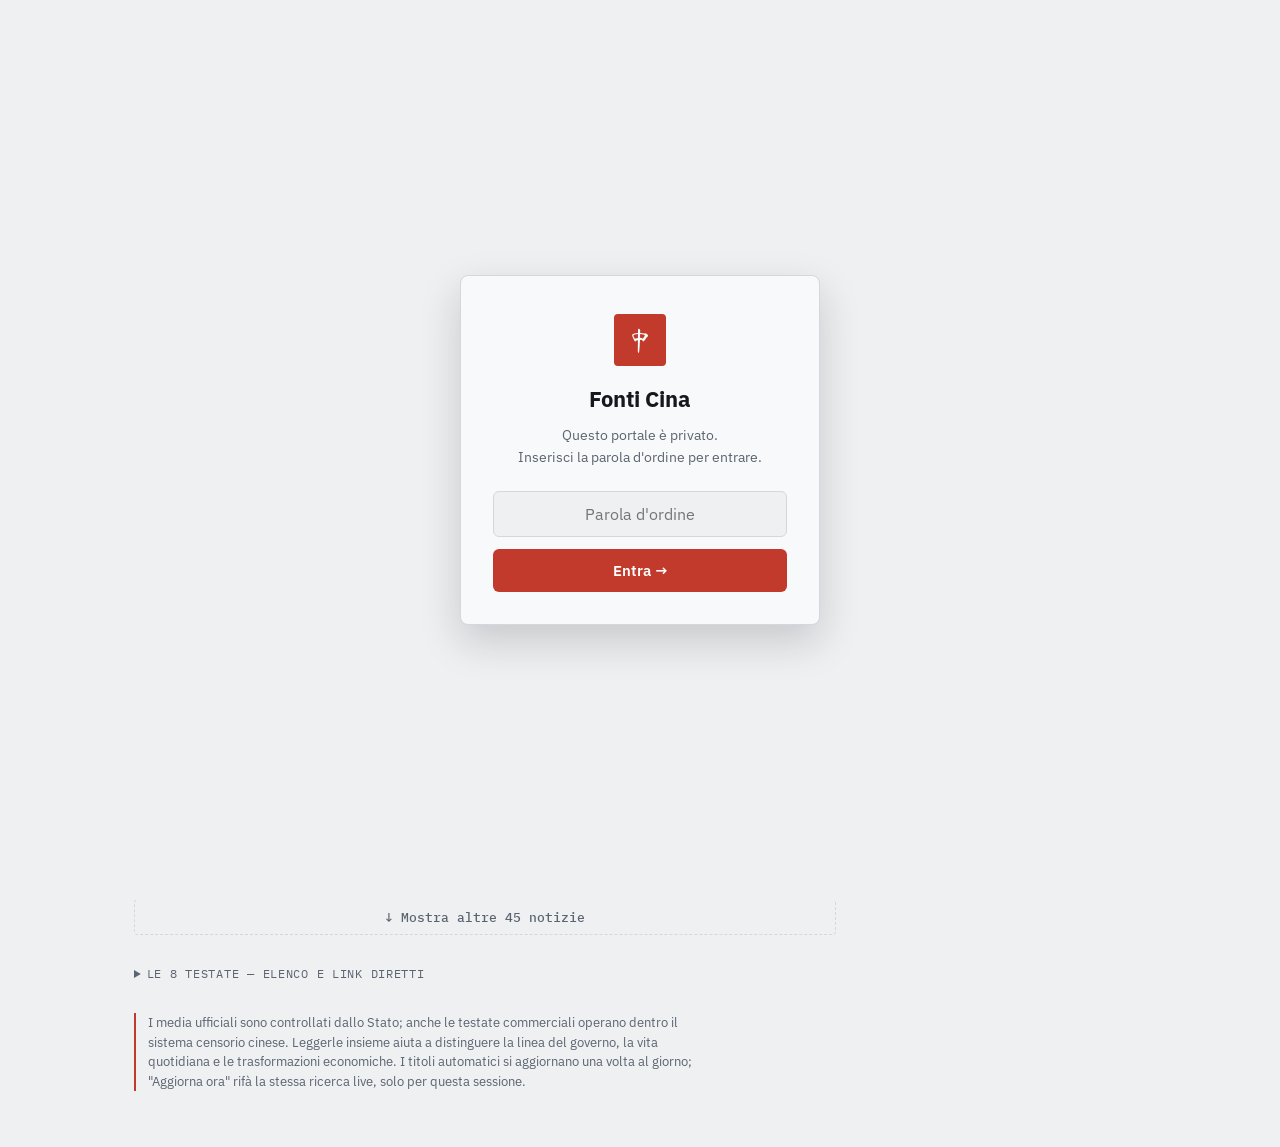
<file: fonticina.html>
<!DOCTYPE html>
<html lang="it">
<head>
<meta charset="UTF-8">
<meta name="viewport" content="width=device-width, initial-scale=1.0">
<title>Fonti Cina — testate cinesi e notizie</title>
<meta name="description" content="Portale di notizie: le principali testate cinesi, ufficiali e commerciali, con titoli aggiornati ogni giorno, una sezione di stampa internazionale sulla Cina e un podcast quotidiano.">

<link rel="preconnect" href="https://fonts.googleapis.com">
<link rel="preconnect" href="https://fonts.gstatic.com" crossorigin>
<link href="https://fonts.googleapis.com/css2?family=Ma+Shan+Zheng&family=Noto+Serif+SC:wght@600;700;900&family=IBM+Plex+Mono:wght@400;500&family=IBM+Plex+Sans:wght@400;500;600;700&display=swap" rel="stylesheet">
<link rel="stylesheet" href="css/news.css">

<link rel="icon" href="data:image/svg+xml,%3Csvg xmlns='http://www.w3.org/2000/svg' viewBox='0 0 64 64'%3E%3Crect width='64' height='64' rx='10' fill='%23c23a2b'/%3E%3Ctext x='32' y='45' font-size='34' text-anchor='middle' fill='%23fff' font-family='serif'%3E新%3C/text%3E%3C/svg%3E">
</head>
<body>

<div class="gate-overlay" id="gate">
  <div class="gate-card">
    <div class="seal-badge brush">中</div>
    <h1>Fonti Cina</h1>
    <p>Questo portale è privato.<br>Inserisci la parola d'ordine per entrare.</p>
    <form id="gate-form" autocomplete="off">
      <input type="password" id="gate-pw" placeholder="Parola d'ordine" autocomplete="off">
      <button type="submit" class="primary">Entra →</button>
    </form>
    <p class="gate-error" id="gate-error">Parola d'ordine errata — riprova.</p>
  </div>
</div>
<script>
  try{ if(localStorage.getItem('cn-guide:unlocked')==='true'){ document.getElementById('gate').style.display='none'; } }catch(e){}
</script>

<div class="fc-shell">

  <header class="fc-header">
    <a class="fc-back" href="index.html">← Taccuino di viaggio</a>
    <div class="fc-brand">
      <span class="seal" aria-hidden="true">新闻</span>
      <div class="fc-brand-text">
        <h1>Fonti Cina</h1>
        <p class="sub">Testate cinesi da seguire, in cinese e in inglese — e come si parla di Cina altrove.</p>
      </div>
    </div>
    <button class="theme-toggle" id="fc-theme" type="button">Tema: <span id="fc-theme-label">auto</span></button>
  </header>

  <div class="wrap">

    <div class="updated-row">
      <p class="updated" id="fc-updated">Caricamento feed…</p>
      <button class="refresh-btn" id="fc-refresh" type="button">↻ Aggiorna ora dal browser</button>
    </div>

    <section aria-labelledby="fc-h-podcast">
      <h2 id="fc-h-podcast">Podcast del giorno</h2>
      <div id="fc-podcast"><p class="no-feed">Caricamento…</p></div>
    </section>

    <section aria-labelledby="fc-h-feed" class="fc-feed-layout">
      <div class="fc-feed-main">
        <h2 id="fc-h-feed">Notizie</h2>
        <div class="filters">
          <div class="group" role="group" aria-label="Ambito">
            <span>Ambito</span>
            <button class="chip" data-f="scope" data-v="all">Tutte</button>
            <button class="chip" data-f="scope" data-v="cn">Testate cinesi</button>
            <button class="chip" data-f="scope" data-v="intl">Internazionali</button>
          </div>
          <div class="group" role="group" aria-label="Tipo">
            <span>Tipo</span>
            <button class="chip" data-f="type" data-v="all">Tutte</button>
            <button class="chip" data-f="type" data-v="off">Ufficiali</button>
            <button class="chip" data-f="type" data-v="com">Commerciali</button>
          </div>
          <div class="group" role="group" aria-label="Lingua">
            <span>Lingua</span>
            <button class="chip" data-f="lang" data-v="all">Tutte</button>
            <button class="chip" data-f="lang" data-v="zh">中文</button>
            <button class="chip" data-f="lang" data-v="en">EN</button>
          </div>
          <div class="count" id="fc-count"></div>
        </div>
        <ul class="fc-feed" id="fc-feed"></ul>
        <button class="fc-more-btn" id="fc-feed-more" type="button" hidden></button>
      </div>

      <aside class="fc-report" aria-labelledby="fc-h-report">
        <h2 id="fc-h-report">Report del giorno</h2>
        <div id="fc-report-body"><p class="no-feed">Caricamento…</p></div>
      </aside>
    </section>

    <details class="fc-directory-wrap">
      <summary>Le 8 testate — elenco e link diretti</summary>
      <p class="sub2">Gli stessi filtri di "Ambito/Tipo/Lingua" qui sopra si applicano anche a questo elenco.</p>
      <div class="fc-directory" id="fc-directory"></div>
    </details>

    <p class="note">I media ufficiali sono controllati dallo Stato; anche le testate commerciali operano dentro il sistema censorio cinese. Leggerle insieme aiuta a distinguere la linea del governo, la vita quotidiana e le trasformazioni economiche. I titoli automatici si aggiornano una volta al giorno; "Aggiorna ora" rifà la stessa ricerca live, solo per questa sessione.</p>

  </div>
</div>

<script type="module" src="js/gate.js"></script>
<script type="module" src="js/render-news.js"></script>
</body>
</html>
</file>
<file: css/news.css>
/* =====================================================================
   FONTI CINA — pagina autonoma (fonticina.html), separata dal taccuino
   di viaggio: stile proprio, data-first, feed di testate con badge
   colorati invece di blocchi di testo densi. Niente dipendenza da
   css/style.css: questo file governa l'intera pagina (body compreso).
   ===================================================================== */

:root{
  --fc-bg:#eef0f2; --fc-surface:#f8f9fa; --fc-fg:#15191e; --fc-muted:#5b6470; --fc-line:#d3d8de;
  --fc-seal:#c23a2b; --fc-seal-ink:#fff; --fc-com:#2a6f6a; --fc-com-ink:#fff; --fc-intl:#3b4f6b; --fc-intl-ink:#fff;
  --fc-hz:"Noto Serif SC","Songti SC",serif;
  --fc-brush:"Ma Shan Zheng","Noto Serif SC",serif;
  --fc-body:"IBM Plex Sans",system-ui,sans-serif;
  --fc-mono:"IBM Plex Mono",ui-monospace,monospace;
  --fc-shadow:rgba(20,24,28,.18);
}
@media (prefers-color-scheme:dark){ :root:not([data-theme="light"]){
  --fc-bg:#121518; --fc-surface:#1a1e22; --fc-fg:#e7eaee; --fc-muted:#939ca7; --fc-line:#2c3238;
  --fc-seal:#e0574a; --fc-seal-ink:#121518; --fc-com:#4fa89f; --fc-com-ink:#0c1514; --fc-intl:#8d9fc4; --fc-intl-ink:#10131c;
}}
body[data-theme="dark"]{
  --fc-bg:#121518; --fc-surface:#1a1e22; --fc-fg:#e7eaee; --fc-muted:#939ca7; --fc-line:#2c3238;
  --fc-seal:#e0574a; --fc-seal-ink:#121518; --fc-com:#4fa89f; --fc-com-ink:#0c1514; --fc-intl:#8d9fc4; --fc-intl-ink:#10131c;
}

*{box-sizing:border-box;}
html,body{margin:0;padding:0;}
body{
  background:var(--fc-bg); color:var(--fc-fg); font-family:var(--fc-body); font-size:15px; line-height:1.5;
  min-height:100vh; -webkit-font-smoothing:antialiased;
}
a{color:inherit;}
.brush{font-family:var(--fc-brush);}

/* ---------- GATE (riusa la stessa parola d'ordine del taccuino) ---------- */
.gate-overlay{position:fixed;inset:0;z-index:999;display:flex;align-items:center;justify-content:center;background:var(--fc-bg);padding:20px;}
.gate-overlay.unlocking{opacity:0;transition:opacity .38s ease;}
.gate-card{position:relative;max-width:360px;width:100%;text-align:center;background:var(--fc-surface);border:1.5px solid var(--fc-line);border-radius:8px;padding:38px 32px 32px;box-shadow:0 16px 40px var(--fc-shadow);}
.gate-card .seal-badge{margin:0 auto 16px;width:52px;height:52px;font-size:26px;display:flex;align-items:center;justify-content:center;background:var(--fc-seal);color:var(--fc-seal-ink);border-radius:4px;}
.gate-card h1{font-size:22px;margin:0 0 10px;color:var(--fc-fg);font-family:var(--fc-body);}
.gate-card p{font-size:14px;color:var(--fc-muted);line-height:1.55;margin:0 0 22px;}
.gate-card form{display:flex;flex-direction:column;gap:12px;}
.gate-card input{font-family:var(--fc-body);font-size:16px;padding:12px 14px;border:1.5px solid var(--fc-line);border-radius:6px;background:var(--fc-bg);color:var(--fc-fg);text-align:center;}
.gate-card input:focus{outline:none;border-color:var(--fc-seal);}
.gate-card button{width:100%;font:600 15px var(--fc-body);padding:12px;border:none;border-radius:6px;background:var(--fc-seal);color:var(--fc-seal-ink);cursor:pointer;}
.gate-error{display:none;color:var(--fc-seal);font-size:13px;margin:14px 0 0;}
.gate-error.show{display:block;}
.gate-card.shake{animation:gate-shake .4s ease;}
@keyframes gate-shake{0%,100%{transform:translateX(0);}20%{transform:translateX(-8px);}40%{transform:translateX(8px);}60%{transform:translateX(-6px);}80%{transform:translateX(6px);}}

/* ---------- HEADER ---------- */
.fc-header{display:flex;align-items:flex-start;gap:18px;flex-wrap:wrap;max-width:1060px;margin:0 auto;padding:22px 24px 0;}
.fc-back{font-family:var(--fc-mono);font-size:12.5px;color:var(--fc-muted);text-decoration:none;border:1px solid var(--fc-line);border-radius:3px;padding:7px 12px;white-space:nowrap;}
.fc-back:hover{color:var(--fc-fg);border-color:var(--fc-fg);}
.fc-brand{display:flex;align-items:center;gap:14px;flex:1;min-width:0;}
.fc-header .seal{font-family:var(--fc-hz);font-weight:900;font-size:19px;line-height:1;background:var(--fc-seal);color:var(--fc-seal-ink);
  width:50px;height:50px;display:grid;place-items:center;border-radius:4px;flex:none;writing-mode:vertical-rl;letter-spacing:-2px;}
.fc-brand-text h1{font-size:24px;font-weight:600;margin:0;letter-spacing:-.01em;}
.fc-brand-text .sub{color:var(--fc-muted);margin:2px 0 0;font-size:13.5px;}
.theme-toggle{all:unset;cursor:pointer;font:500 12px var(--fc-mono);color:var(--fc-muted);
  border:1px solid var(--fc-line);border-radius:3px;padding:7px 10px;text-transform:uppercase;letter-spacing:.04em;white-space:nowrap;}
.theme-toggle:hover{color:var(--fc-fg);border-color:var(--fc-fg);}

/* ---------- WRAP / SECTIONS ---------- */
.wrap{max-width:1060px;margin:0 auto;padding:18px 24px 56px;display:flex;flex-direction:column;gap:26px;}
.updated{font-family:var(--fc-mono);font-size:12px;color:var(--fc-muted);margin:0;}
.updated-row{display:flex;flex-wrap:wrap;align-items:center;gap:14px;}
.refresh-btn{all:unset;cursor:pointer;font:500 12px var(--fc-mono);color:var(--fc-fg);
  border:1px solid var(--fc-line);border-radius:3px;padding:6px 10px;}
.refresh-btn:hover{border-color:var(--fc-seal);color:var(--fc-seal);}
.refresh-btn:disabled{opacity:.5;cursor:default;}
.sub2{color:var(--fc-muted);font-size:13px;margin:-4px 0 0;max-width:70ch;}
h2{font-size:13px;font-family:var(--fc-mono);font-weight:500;text-transform:uppercase;letter-spacing:.08em;color:var(--fc-muted);margin:0 0 12px;}
.note{font-size:13px;color:var(--fc-muted);border-left:2px solid var(--fc-seal);padding-left:12px;margin:0;max-width:70ch;}

/* ---------- PODCAST ---------- */
#fc-podcast audio{width:100%;max-width:520px;display:block;margin:10px 0;}
.transcript{margin-top:8px;}
.transcript summary{cursor:pointer;font-family:var(--fc-mono);font-size:11px;text-transform:uppercase;letter-spacing:.06em;color:var(--fc-muted);}
.transcript summary:hover{color:var(--fc-fg);}
.transcript .script{margin-top:10px;padding:14px 16px;background:var(--fc-surface);border:1px solid var(--fc-line);border-radius:4px;max-width:62ch;}
.transcript .script p{margin:0 0 8px;font-size:13.5px;line-height:1.6;color:var(--fc-fg);}
.transcript .script p:last-child{margin-bottom:0;}
.no-feed{color:var(--fc-muted);font-size:12.5px;font-style:italic;margin:0;}

/* ---------- FILTRI ---------- */
.filters{display:flex;flex-wrap:wrap;gap:20px;align-items:center;margin-bottom:14px;}
.group{display:flex;gap:6px;flex-wrap:wrap;align-items:center;}
.group span{font-family:var(--fc-mono);font-size:11px;text-transform:uppercase;letter-spacing:.08em;color:var(--fc-muted);margin-right:4px;}
button.chip{font:500 13px var(--fc-body);color:var(--fc-fg);background:transparent;border:1px solid var(--fc-line);border-radius:3px;padding:5px 11px;cursor:pointer;}
button.chip[aria-pressed="true"]{background:var(--fc-fg);color:var(--fc-bg);border-color:var(--fc-fg);}
button.chip:focus-visible, a:focus-visible{outline:2px solid var(--fc-seal);outline-offset:2px;}
.count{font-family:var(--fc-mono);font-size:12px;color:var(--fc-muted);margin-left:auto;font-variant-numeric:tabular-nums;white-space:nowrap;}

/* ---------- NOTIZIE: layout a due colonne, feed + report laterale ---------- */
.fc-feed-layout{display:grid;grid-template-columns:1fr 280px;gap:30px;align-items:start;}
.fc-feed-main{min-width:0;}

/* ---------- FEED — card espandibili con badge, come un aggregatore di news ---------- */
.fc-feed{list-style:none;margin:0;padding:0;display:flex;flex-direction:column;gap:2px;border-top:1px solid var(--fc-line);}
.fc-card{border-bottom:1px solid var(--fc-line);position:relative;}
.fc-article{margin:0;}
.fc-article summary{list-style:none;cursor:pointer;display:flex;gap:14px;padding:12px 34px 12px 2px;align-items:flex-start;}
.fc-article summary::-webkit-details-marker{display:none;}
.fc-article summary:hover .fc-headline{text-decoration:underline;}
.fc-article summary::after{
  content:"⌄"; position:absolute; right:2px; top:12px; color:var(--fc-muted); font-size:15px; line-height:1;
  transition:transform .15s ease;
}
.fc-article[open] summary::after{transform:rotate(180deg);}
.fc-badge{flex:none;width:34px;height:34px;border-radius:5px;display:grid;place-items:center;font-family:var(--fc-hz);font-weight:700;font-size:16px;lang:zh;}
.fc-badge.off{background:var(--fc-seal);color:var(--fc-seal-ink);}
.fc-badge.com{background:var(--fc-com);color:var(--fc-com-ink);}
.fc-badge.intl{background:var(--fc-intl);color:var(--fc-intl-ink);font-family:var(--fc-body);}
.fc-card-body{flex:1;min-width:0;display:flex;flex-direction:column;gap:4px;}
.fc-headline{color:var(--fc-fg);font-size:14.5px;line-height:1.4;font-weight:500;}
.fc-meta{display:flex;flex-wrap:wrap;align-items:center;gap:8px;}
.fc-source{font-size:12px;font-weight:600;color:var(--fc-muted);}
.fc-tag{font-family:var(--fc-mono);font-size:10.5px;text-transform:uppercase;letter-spacing:.05em;padding:1px 6px;border-radius:3px;border:1px solid var(--fc-line);color:var(--fc-muted);}
.fc-tag.off{color:var(--fc-seal);border-color:var(--fc-seal);}
.fc-tag.com{color:var(--fc-com);border-color:var(--fc-com);}
.fc-tag.intl{color:var(--fc-intl);border-color:var(--fc-intl);}
.fc-date{font-family:var(--fc-mono);font-size:11px;color:var(--fc-muted);margin-left:auto;white-space:nowrap;}
.fc-empty{color:var(--fc-muted);padding:20px 2px;font-size:13.5px;list-style:none;}

.fc-ext-link{
  position:absolute; right:30px; top:10px; z-index:1;
  width:24px;height:24px;display:flex;align-items:center;justify-content:center;
  font-family:var(--fc-mono);font-size:13px;color:var(--fc-muted);text-decoration:none;
  border:1px solid var(--fc-line);border-radius:3px;background:var(--fc-surface);
}
.fc-ext-link:hover{color:var(--fc-fg);border-color:var(--fc-fg);}

.fc-article-body{padding:2px 34px 16px 50px;}
.fc-article-body p{margin:0 0 10px;font-size:13.5px;line-height:1.65;color:var(--fc-fg);max-width:68ch;}
.fc-article-body p:last-child{margin-bottom:0;}
.fc-article-note{font-size:12px !important;font-style:italic;color:var(--fc-muted) !important;line-height:1.5 !important;}
.fc-article-note a{color:var(--fc-seal);font-style:normal;}

.fc-more-btn{all:unset;box-sizing:border-box;cursor:pointer;display:block;width:100%;text-align:center;margin-top:10px;
  font:500 12.5px var(--fc-mono);color:var(--fc-muted);border:1px dashed var(--fc-line);border-radius:4px;padding:9px;}
.fc-more-btn:hover{color:var(--fc-fg);border-color:var(--fc-fg);}

/* ---------- REPORT DEL GIORNO (colonna laterale) ---------- */
.fc-report{
  position:sticky; top:20px;
  background:var(--fc-surface); border:1px solid var(--fc-line); border-radius:6px;
  padding:16px 18px;
}
.fc-report-list{margin:10px 0 0;padding:0 0 0 16px;display:flex;flex-direction:column;gap:9px;}
.fc-report-list li{font-size:13px;line-height:1.5;color:var(--fc-fg);}
.fc-report-list li::marker{color:var(--fc-seal);}

/* ---------- DIRETTORIO TESTATE (cassetto a scomparsa) ---------- */
.fc-directory-wrap summary{cursor:pointer;font-family:var(--fc-mono);font-size:12px;text-transform:uppercase;letter-spacing:.06em;color:var(--fc-muted);padding:4px 0;}
.fc-directory-wrap summary:hover{color:var(--fc-fg);}
.fc-directory{display:flex;flex-direction:column;gap:1px;margin-top:10px;border-top:1px solid var(--fc-line);}
.fc-dir-row{display:flex;align-items:center;gap:14px;padding:10px 2px;border-bottom:1px solid var(--fc-line);}
.fc-dir-info{flex:1;min-width:0;display:flex;flex-wrap:wrap;align-items:baseline;gap:8px;}
.fc-dir-info b{font-size:14.5px;font-weight:600;cursor:help;}
.fc-dir-topic{font-family:var(--fc-mono);font-size:11.5px;color:var(--fc-muted);}
.fc-dir-links{flex:none;display:flex;gap:6px;}
.fc-dir-links a{font-family:var(--fc-mono);font-size:11.5px;color:var(--fc-fg);text-decoration:none;border:1px solid var(--fc-line);border-radius:3px;padding:3px 8px;white-space:nowrap;background:var(--fc-surface);}
.fc-dir-links a:hover{border-color:var(--fc-fg);}

@media (max-width:760px){
  .fc-feed-layout{grid-template-columns:1fr;}
  .fc-report{position:static;order:-1;}
}

@media (max-width:620px){
  .fc-header{padding:18px 16px 0;}
  .fc-back{order:1;}
  .theme-toggle{order:2;margin-left:auto;}
  .fc-brand{order:3;flex-basis:100%;}
  .wrap{padding:16px 16px 48px;}
  .fc-dir-row{flex-wrap:wrap;}
  .fc-dir-links{width:100%;}
  .fc-date{margin-left:0;}
  .count{margin-left:0;width:100%;}
  .fc-article-body{padding-left:2px;padding-right:2px;}
  .fc-ext-link{right:2px;}
  .fc-article summary{padding-right:30px;}
}
</file>
